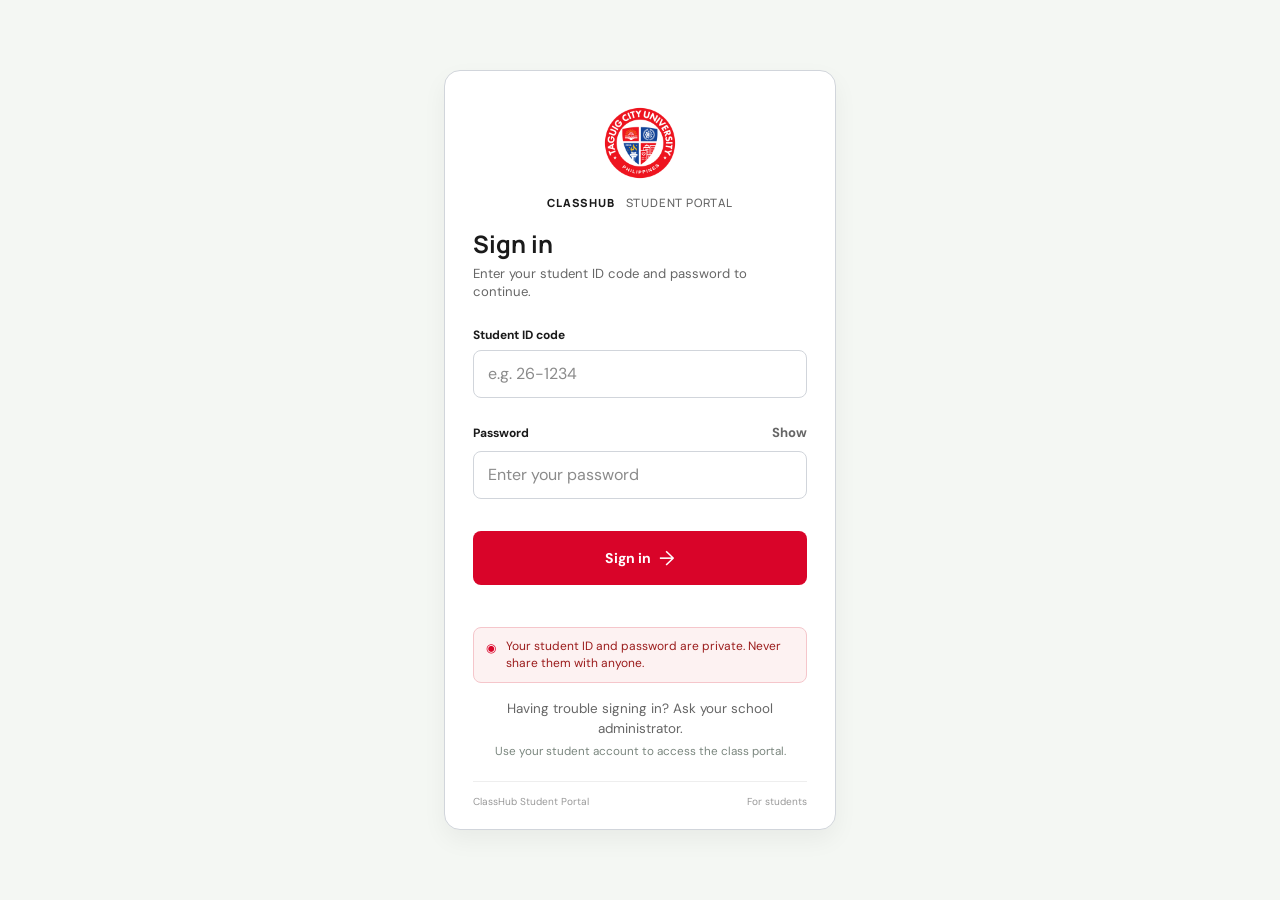
<file: index.htm>
<!DOCTYPE html>
<html lang="en">
<head>
	<meta charset="UTF-8">
	<meta name="viewport" content="width=device-width, initial-scale=1.0">
	<meta name="theme-color" content="#f4f7f3">
	<title>Student Portal | Sign in</title>
	<link rel="preconnect" href="https://fonts.googleapis.com">
	<link rel="preconnect" href="https://fonts.gstatic.com" crossorigin>
	<link href="https://fonts.googleapis.com/css2?family=DM+Sans:wght@400;500;600;700&family=Manrope:wght@500;600;700;800&display=swap" rel="stylesheet">
	<link rel="stylesheet" href="login.css">
	<script src="auth.js" defer></script>
</head>
<body>
	<main class="portal-shell">
		<section class="form-panel" id="sign-in" aria-labelledby="form-title">
			<div class="form-wrap">
				<div class="logo-wrap">
					<img class="school-logo" src="TCU%20LOGO.png" alt="Taguig City University logo">
				</div>
				<p class="portal-brand">CLASSHUB <span>STUDENT PORTAL</span></p>
				<div class="form-heading">
					<h1 id="form-title">Sign in</h1>
					<p>Enter your student ID code and password to continue.</p>
				</div>

				<form id="studentLogin" novalidate>
					<div class="field-group">
						<label for="studentId">Student ID code</label>
						<input id="studentId" name="studentId" type="text" autocomplete="username" placeholder="e.g. 26-1234" required>
					</div>

					<div class="field-group">
						<div class="label-row">
							<label for="studentPassword">Password</label>
							<button class="text-control" id="togglePassword" type="button" aria-controls="studentPassword" aria-pressed="false">Show</button>
						</div>
						<input id="studentPassword" name="password" type="password" autocomplete="current-password" placeholder="Enter your password" required>
					</div>

					<button class="submit-button" type="submit">
						<span>Sign in</span>
						<span class="button-arrow" aria-hidden="true">&#8594;</span>
					</button>
					<p class="form-message" id="formMessage" role="status" aria-live="polite"></p>
				</form>

				<div class="security-note">
					<span class="lock-icon" aria-hidden="true">&#9673;</span>
					<p>Your student ID and password are private. Never share them with anyone.</p>
				</div>
				<p class="help-copy">Having trouble signing in? Ask your school administrator.</p>
				<p class="demo-note">Use your student account to access the class portal.</p>
			</div>
			<footer class="page-footer"><span>ClassHub Student Portal</span><span>For students</span></footer>
		</section>
	</main>

	<script>
		const passwordInput = document.getElementById("studentPassword");
		const visibilityButton = document.getElementById("togglePassword");
		const loginForm = document.getElementById("studentLogin");
		const formMessage = document.getElementById("formMessage");
		visibilityButton.addEventListener("click", () => {
			const revealPassword = passwordInput.type === "password";
			passwordInput.type = revealPassword ? "text" : "password";
			visibilityButton.textContent = revealPassword ? "Hide" : "Show";
			visibilityButton.setAttribute("aria-pressed", String(revealPassword));
		});

		loginForm.addEventListener("submit", event => {
			event.preventDefault();
			if (!loginForm.reportValidity()) return;
			formMessage.textContent = "";
			const result = window.ClassHubAuth.login(
				document.getElementById("studentId").value,
				passwordInput.value
			);
			if (result === "redirecting") return;
			if (!result) {
				formMessage.textContent = "Student ID code or password is incorrect.";
				return;
			}
			window.location.assign("qwe.html");
		});
	</script>
</body>
</html>
</file>
<file: login.css>
:root {
  color-scheme: light;
  --ink: #1a1a1a;
  --muted: #666;
  --tcu-red: #d90429;
  --tcu-red-dark: #b80423;
  --tcu-red-light: #fdf2f2;
  --tcu-red-border: #f5c6cb;
  --canvas: #f4f7f3;
  --line: #d1d5db;
  --focus: #d90429;
}

* {
  box-sizing: border-box;
}

body {
  min-width: 320px;
  min-height: 100vh;
  margin: 0;
  color: var(--ink);
  background: var(--canvas);
  font-family: "DM Sans", sans-serif;
  line-height: 1.5;
}

button,
input {
  font: inherit;
}

button,
a {
  -webkit-tap-highlight-color: transparent;
}

.portal-shell {
  display: grid;
  min-height: 100vh;
  min-height: 100svh;
  place-items: center;
  padding: 24px;
  margin: 0 auto;
  width: min(100%, 440px);
}

.form-panel {
  width: 100%;
  padding: 32px 28px 20px;
  border: 1px solid var(--line);
  border-radius: 16px;
  background: #fff;
  box-shadow: 0 10px 25px rgb(0 0 0 / 5%);
}

.form-wrap {
  width: 100%;
}

.portal-brand {
  margin: 0 0 20px;
  color: var(--ink);
  font: 800 .7rem Manrope, sans-serif;
  letter-spacing: .8px;
  text-align: center;
}

.portal-brand span {
  margin-left: 8px;
  color: var(--muted);
  font-size: .72rem;
  font-weight: 500;
}

.logo-wrap {
  display: grid;
  justify-items: center;
  margin-bottom: 12px;
}

.school-logo {
  display: block;
  width: 80px;
  height: 80px;
  object-fit: contain;
}

.form-heading {
  margin-bottom: 24px;
}

.form-heading h1 {
  margin: 0 0 6px;
  color: var(--ink);
  font: 700 1.5rem/1.2 Manrope, sans-serif;
}

.form-heading > p:last-child {
  margin: 0;
  color: var(--muted);
  font-size: .82rem;
  line-height: 1.4;
}

#studentLogin {
  display: grid;
  gap: 22px;
}

.field-group {
  display: grid;
  gap: 6px;
}

.field-group label {
  color: var(--ink);
  font-size: .75rem;
  font-weight: 700;
}

.label-row {
  display: flex;
  align-items: center;
  justify-content: space-between;
}

.field-group input {
  width: 100%;
  min-height: 44px;
  padding: 11px 14px;
  border: 1px solid var(--line);
  border-radius: 8px;
  outline: none;
  color: var(--ink);
  background: #fff;
  transition: border-color .16s, box-shadow .16s;
}

.field-group input::placeholder {
  color: #8b8b8b;
}

.field-group input:focus-visible {
  border-color: var(--focus);
  box-shadow: 0 0 0 3px rgb(217 4 41 / 10%);
}

.text-control {
  padding: 3px 0 3px 8px;
  border: 0;
  color: var(--muted);
  background: transparent;
  font-size: .82rem;
  font-weight: 700;
}

.text-control:hover,
.help-copy a:hover {
  color: var(--tcu-red);
  text-decoration: underline;
}

.submit-button {
  display: flex;
  width: 100%;
  min-height: 46px;
  align-items: center;
  justify-content: center;
  gap: 8px;
  margin-top: 10px;
  padding: 12px;
  border: 0;
  border-radius: 8px;
  color: white;
  background: var(--tcu-red);
  font-size: .88rem;
  font-weight: 700;
  transition: background-color .2s;
}

.submit-button:hover {
  background: var(--tcu-red-dark);
}

.submit-button:disabled {
  color: #9ca3af;
  background: #e5e7eb;
  cursor: not-allowed;
}

.submit-button:focus-visible,
.text-control:focus-visible,
.help-copy a:focus-visible {
  outline: 3px solid rgb(217 4 41 / 35%);
  outline-offset: 3px;
}

.button-arrow {
  font-size: 1.25rem;
  font-weight: 400;
}

.form-message {
  min-height: 0;
  margin: 0;
  color: var(--tcu-red);
  font-size: .75rem;
  text-align: center;
}

.form-message:not(:empty) {
  padding: 11px 12px;
  border-left: 3px solid var(--tcu-red);
  background: var(--tcu-red-light);
}

.security-note {
  display: flex;
  align-items: flex-start;
  gap: 10px;
  margin-top: 20px;
  margin-bottom: 16px;
  padding: 10px 12px;
  border: 1px solid var(--tcu-red-border);
  border-radius: 8px;
  background: var(--tcu-red-light);
}

.lock-icon {
  padding-top: 1px;
  color: var(--tcu-red);
  font-size: .75rem;
}

.security-note p {
  margin: 0;
  color: #9b1c1c;
  font-size: .75rem;
  line-height: 1.4;
}

.help-copy {
  margin: 4px 0;
  color: var(--muted);
  font-size: .84rem;
  text-align: center;
}

.help-copy a {
  color: #47795f;
  font-weight: 700;
  text-decoration: none;
}

.demo-note {
  margin: 4px 0;
  color: #7b877f;
  font-size: .73rem;
  text-align: center;
}

.page-footer {
  display: flex;
  justify-content: space-between;
  gap: 12px;
  margin-top: 20px;
  padding-top: 12px;
  border-top: 1px solid #eee;
  color: #999;
  font-size: .63rem;
}

@media (max-width: 700px) {
  .portal-shell {
    padding: 20px;
  }

  .form-panel {
    padding: 28px 24px 20px;
  }

  .portal-brand {
    margin-bottom: 20px;
  }

  .form-heading {
    margin-bottom: 24px;
  }
}

@media (max-width: 380px) {
  .portal-shell {
    padding: 12px;
  }

  .form-panel {
    padding: 24px 18px;
  }

  .portal-brand {
    margin-bottom: 20px;
  }

  .form-heading {
    margin-bottom: 20px;
  }

  #studentLogin {
    gap: 18px;
  }

  .security-note {
    margin-top: 18px;
  }

  .page-footer {
    flex-wrap: wrap;
    font-size: .7rem;
  }
}

@media (prefers-reduced-motion: reduce) {
  *, *::before, *::after {
    scroll-behavior: auto !important;
    animation-duration: .01ms !important;
    animation-iteration-count: 1 !important;
    transition-duration: .01ms !important;
  }
}
</file>
<file: qwe.css>
@import url('https://fonts.googleapis.com/css2?family=DM+Sans:wght@400;500;600;700&family=Manrope:wght@400;500;600;700;800&display=swap');

:root {
  --ink: #182238;
  --muted: #6b7487;
  --blue: #1134fa;
  --blue-dark: #1a38ff;
  --pale: #eef1ff;
  --line: #e5e8f1;
  --surface: #fff4f4;
  --background: #eff1ff;
  --header: rgba(255, 255, 255, .96);
  --control-surface: #fff;
  --subtle-surface: #f7f8ff;
  --profile-shadow: 0 14px 34px #18223824;
}

:root[data-theme="dark"] {
  color-scheme: dark;
  --ink: #edf1f8;
  --muted: #aeb8c9;
  --blue: #5068d7;
  --blue-dark: #647bea;
  --pale: #29334d;
  --line: #3a455b;
  --surface: #222b3d;
  --background: #151c29;
  --header: rgba(25, 33, 47, .97);
  --control-surface: #202a3b;
  --subtle-surface: #1b2434;
  --profile-shadow: 0 14px 34px #0008;
}
* { 
  box-sizing: border-box; 
}

html { 
  scroll-behavior: smooth; 
}

body {
   margin: 0; background: 
   var(--background); 
   color: var(--ink); 
   font-family: 'DM Sans', sans-serif; line-height: 1.6; 
  }

body,
.topbar,
.nav-link,
.profile-trigger,
.profile-dropdown,
.theme-option,
.feature-card,
.content-card,
.announcement-item,
.project-item,
.card-icon,
.tab,
.week-btn,
.week-details,
blockquote,
input,
textarea,
.primary-btn,
.menu-toggle,
footer {
  transition: color .24s ease, background-color .24s ease, border-color .24s ease, box-shadow .24s ease;
}

@media (prefers-reduced-motion: reduce) {
  body,
  .topbar,
  .nav-link,
  .profile-trigger,
  .profile-dropdown,
  .theme-option,
  .feature-card,
  .content-card,
  .announcement-item,
  .project-item,
  .card-icon,
  .tab,
  .week-btn,
  .week-details,
  blockquote,
  input,
  textarea,
  .primary-btn,
  .menu-toggle,
  footer {
    transition: none;
  }
}

button, input, textarea {
   font: inherit; 
  }

button { 
    cursor: pointer; 
  }

.topbar {
     position: sticky; 
     top: 0; 
     z-index: 10; 
     display: flex; 
     align-items: center; 
     justify-content: space-between; 
     gap: 24px; 
     padding: 15px clamp(18px, 5vw, 70px); 
    background: var(--header);
     border-bottom: 1px solid var(--line); 
     backdrop-filter: blur(12px); 
  }

.brand { 
  font-family: Manrope, sans-serif; 
  font-size: 1.3rem; 
  font-weight: 800; 
  letter-spacing: -.7px; 
  white-space: nowrap; 
}

.brand span { 
  color: var(--blue); 
}

.profile-menu {
  position: relative;
  flex: 0 0 auto;
}

.profile-trigger {
  display: grid;
  width: 42px;
  height: 42px;
  place-items: center;
  padding: 0;
  border: 1px solid var(--line);
  border-radius: 50%;
  background: var(--control-surface);
}

.profile-avatar {
  display: grid;
  width: 32px;
  height: 32px;
  place-items: center;
  border-radius: 50%;
  color: #fff;
  background: #5b56e8;
  font-weight: 700;
}

.profile-avatar-large {
  width: 42px;
  height: 42px;
}

.profile-trigger:hover,
.profile-trigger:focus-visible {
  border-color: var(--blue);
  outline: none;
  box-shadow: 0 0 0 3px color-mix(in srgb, var(--blue) 20%, transparent);
}

.profile-dropdown {
  position: absolute;
  top: calc(100% + 10px);
  right: 0;
  z-index: 30;
  display: none;
  width: min(300px, calc(100vw - 32px));
  padding: 16px;
  border: 1px solid var(--line);
  border-radius: 10px;
  color: var(--ink);
  background: var(--control-surface);
  box-shadow: var(--profile-shadow);
}

.profile-menu.open .profile-dropdown {
  display: block;
}

.profile-identity {
  display: flex;
  align-items: center;
  gap: 12px;
  padding-bottom: 15px;
  border-bottom: 1px solid var(--line);
}

.profile-identity div {
  display: grid;
  gap: 2px;
  min-width: 0;
}

.profile-identity strong {
  overflow: hidden;
  text-overflow: ellipsis;
  white-space: nowrap;
}

.profile-identity div span,
.setting-label {
  color: var(--muted);
  font-size: .82rem;
}

.profile-setting {
  display: grid;
  gap: 9px;
  padding: 14px 0;
}

.theme-options {
  display: grid;
  grid-template-columns: 1fr 1fr;
  gap: 5px;
  padding: 4px;
  border: 1px solid var(--line);
  border-radius: 7px;
  background: var(--subtle-surface);
}

.theme-option {
  min-height: 34px;
  border: 0;
  border-radius: 5px;
  color: var(--muted);
  background: transparent;
  font-size: .85rem;
}

.theme-option[aria-pressed="true"] {
  color: var(--ink);
  background: var(--control-surface);
  box-shadow: 0 1px 4px #18223820;
}

.profile-logout {
  width: 100%;
  padding: 10px 0 0;
  border: 0;
  border-top: 1px solid var(--line);
  color: #c34f59;
  background: transparent;
  text-align: left;
  font-weight: 700;
}

.profile-logout:hover {
  color: #e06b73;
}

nav { 
  display: flex; 
  flex-wrap: wrap; 
  gap: 5px; 
  justify-content: flex-end; 
}

.nav-link {
  padding: 9px 12px; 
  border: 0; 
  border-radius: 10px; 
  color: #525d73; 
  background: transparent; 
  font-size: .9rem;   
}

.nav-link:hover, .nav-link.active { 
  background: var(--pale); 
  color: var(--blue);
}

.menu-toggle { 
  display: none; 
  background: white; 
  border: 1px solid var(--line); 
  border-radius: 9px; 
  padding: 7px 11px; 
}

main { 
  width: min(1100px, 92%); 
  margin: 34px auto 70px; 
}

.welcome-panel { 
  overflow: hidden; 
  position: relative; 
  padding: clamp(32px, 7vw, 76px); 
  margin-bottom: 48px; 
  border-radius: 26px; 
  color: white; 
  background: radial-gradient(circle at 85% 20%, #8495ff 0, transparent 30%), linear-gradient(120deg, #263cc9, #536dfe); 
  box-shadow: 0 18px 50px #3d5afe26; 
}

.welcome-panel h1 { 
  max-width: 680px; 
  margin: 8px 0 18px; 
  font: 800 clamp(2.5rem, 6vw, 4.5rem)/1.1 Manrope, sans-serif; 
  letter-spacing: -2px; 
}

.welcome-panel h1 span { 
  color: #dbe0ff; 
}

.welcome-panel > p:not(.eyebrow) { 
  max-width: 560px; 
  color: #e9ecff; 
  font-size: 1.05rem; }

.eyebrow { 
  margin: 0 0 8px; 
  color: var(--blue); 
  font-size: .76rem; 
  font-weight: 700; 
  letter-spacing: 1.8px; 
}

.welcome-panel .eyebrow { 
  color: #dbe0ff; 
}

.primary-btn { 
  display: inline-flex; 
  justify-content: center; 
  align-items: center; 
  padding: 12px 18px; 
  border: 0; 
  border-radius: 11px; 
  color: white; 
  background: var(--blue); 
  font-weight: 700; 
  transition: transform .15s, background .15s; 
}

.primary-btn:hover { 
  background: var(--blue-dark); 
  transform: translateY(-1px); 
}

.welcome-panel .primary-btn { 
  margin-top: 14px; 
  color: var(--blue-dark); 
  background: white; 
}

.section-heading { 
  margin: 0 0 26px; 
}

.section-heading h2 { 
  margin: 0 0 8px; 
  font: 800 clamp(1.8rem, 4vw, 2.5rem)/1.2 Manrope, sans-serif; 
  letter-spacing: -1px; 
}

.section-heading > p:last-child { 
  margin-top: 0; 
  color: var(--muted); 
}

.page { 
  display: none; 
  animation: appear .22s ease-out; 
}

.page.active-page { 
  display: block; 
}

@keyframes appear { 
  from { opacity: .4; 
    transform: translateY(5px); } to { opacity: 1; 
    transform: translateY(0); } 
}

.card-grid { 
  display: grid; 
  grid-template-columns: repeat(3, minmax(0, 1fr)); 
  gap: 18px; margin: 25px 0; 
}

.feature-card, .content-card { 
  padding: 24px; 
  border: 1px solid var(--line); 
  border-radius: 18px; 
  background: var(--surface); 
  box-shadow: 0 6px 20px #1e2a4810; 
}

.feature-card { 
  display: block; 
  width: 100%; 
  color: inherit; 
  text-align: left; 
}

button.feature-card { 
  transition: transform .18s, box-shadow .18s; 
}

button.feature-card:hover { 
  transform: translateY(-3px); 
  box-shadow: 0 12px 28px #1e2a4816; 
}

.card-icon { 
  display: inline-grid; 
  place-items: center; 
  width: 48px; 
  height: 48px; 
  margin-bottom: 12px; 
  border-radius: 14px; 
  background: var(--pale); 
  font-size: 1.45rem; 
}

.feature-card h3, .content-card h3 { 
  margin: 0 0 8px; 
  font: 700 1.1rem Manrope, sans-serif; 
}

.feature-card p, .content-card p { 
  color: var(--muted); 
}

.card-action { 
  display: inline-block; 
  margin-top: 8px; 
  color: var(--blue); 
  font-weight: 700; 
}

.content-card { 
  margin: 22px 0; 
}

.officer-list { 
  padding-left: 20px; 
}

blockquote { 
  margin: 15px 0; 
  padding: 16px 20px; 
  border-left: 4px solid var(--blue); 
  border-radius: 0 10px 10px 0; 
  background: var(--pale); 
  font-weight: 600; 
}

.hint, .muted { 
  color: var(--muted); 
  font-size: .88rem; 
}

.tabs { 
  display: flex; 
  flex-wrap: wrap; 
  gap: 8px; 
  margin-bottom: 16px; 
}

.tab { 
  padding: 10px 15px; 
  border: 1px solid var(--line); 
  border-radius: 10px; 
  color: #4c566b; 
  background: white; 
}

.tab.active { 
  border-color: var(--blue); 
  color: white; 
  background: var(--blue); 
}

.week-list {
   display: grid; 
   grid-template-columns: repeat(auto-fit, minmax(120px, 1fr)); 
   gap: 9px; 
   margin: 18px 0; 
  }

.week-btn { 
  padding: 11px; 
  border: 1px solid var(--line); 
  border-radius: 10px; 
  color: var(--ink); 
  background: white; 
  text-align: left; 
}

.week-btn.active { 
  border-color: var(--blue); 
  background: var(--pale); 
  color: var(--blue); 
  font-weight: 700; 
}

.week-details { 
  min-height: 105px; 
  padding: 18px; 
  border-radius: 13px; 
  background: #f7f8ff; 
}

.week-details h3 {
   margin-top: 0; 
  }

.announcement-list, .project-list { 
  display: grid; 
  gap: 12px; 
}

.announcement-item, .project-item { 
  padding: 18px 20px; 
  border: 1px solid var(--line); 
  border-radius: 14px; 
  background: white; 
}

.announcement-item h3, .project-item h3 { 
  margin: 0 0 5px; 
  font-size: 1.02rem; 
}

.announcement-item p, .project-item p { 
  margin: 5px 0; 
  color: var(--muted); 
}

.item-date { 
  color: var(--blue); 
  font-size: .78rem; 
  font-weight: 700; 
  text-transform: uppercase; 
  letter-spacing: .7px; 
}

form { 
  display: grid; 
  gap: 10px; 
}

label { 
  margin-top: 6px; 
  font-size: .9rem; 
  font-weight: 700; 
}

input, textarea { 
  width: 100%; 
  padding: 12px 13px; 
  border: 1px solid #dce1ed; 
  border-radius: 10px; 
  outline: none; 
  color: var(--ink); 
  background: white; 
}

input:focus, textarea:focus { 
  border-color: var(--blue); 
  box-shadow: 0 0 0 3px #3d5afe18; 
}

textarea { 
  resize: vertical; 
}

form .primary-btn { 
  justify-self: start; 
  margin-top: 8px; 
}

.login-card { 
  max-width: 480px; 
}

.full-width { 
  width: 100%; 
}

.form-message { 
  font-weight: 600; 
}

.text-btn { 
  border: 0; 
  color: var(--blue); 
  background: transparent; 
  font-weight: 700; 
}

footer { 
  display: flex; 
  justify-content: space-between; 
  align-items: center; 
  gap: 12px; 
  padding: 22px clamp(18px, 5vw, 70px); 
  border-top: 1px solid var(--line); 
  color: var(--muted); 
  font-size: .88rem; 
}

.toast { 
  position: fixed; 
  right: 20px; 
  bottom: 20px; 
  z-index: 20; 
  max-width: calc(100% - 40px); 
  padding: 12px 18px; 
  border-radius: 12px; 
  color: white; 
  background: #182238; 
  box-shadow: 0 8px 25px #0002; 
  opacity: 0; 
  transform: translateY(10px); 
  pointer-events: none; 
  transition: .2s; 
}

.toast.show { 
  opacity: 1; 
  transform: translateY(0); 
}

:root[data-theme="dark"] .feature-card,
:root[data-theme="dark"] .content-card,
:root[data-theme="dark"] .announcement-item,
:root[data-theme="dark"] .project-item,
:root[data-theme="dark"] .tab,
:root[data-theme="dark"] .week-btn,
:root[data-theme="dark"] input,
:root[data-theme="dark"] textarea,
:root[data-theme="dark"] .menu-toggle {
  color: var(--ink);
  background: var(--control-surface);
}

:root[data-theme="dark"] .week-details,
:root[data-theme="dark"] blockquote {
  color: var(--ink);
  background: var(--subtle-surface);
}

:root[data-theme="dark"] .nav-link {
  color: var(--muted);
}

:root[data-theme="dark"] .nav-link:hover,
:root[data-theme="dark"] .nav-link.active,
:root[data-theme="dark"] .week-btn.active {
  color: var(--blue-dark);
  background: var(--pale);
}

:root[data-theme="dark"] .tab.active {
  color: #fff;
  background: var(--blue);
}

:root[data-theme="dark"] input,
:root[data-theme="dark"] textarea,
:root[data-theme="dark"] .week-btn,
:root[data-theme="dark"] .tab {
  border-color: var(--line);
}

:root[data-theme="dark"] .welcome-panel {
  background: radial-gradient(circle at 85% 20%, #576895 0, transparent 30%), linear-gradient(120deg, #263852, #405b7b);
}

:root[data-theme="dark"] .welcome-panel h1 span,
:root[data-theme="dark"] .welcome-panel .eyebrow,
:root[data-theme="dark"] .welcome-panel > p:not(.eyebrow) {
  color: #e1e8f2;
}

:root[data-theme="dark"] .welcome-panel .primary-btn {
  color: #1b2b3f;
}

:root[data-theme="dark"] .toast {
  color: var(--ink);
  background: #263247;
}

@media (max-width: 850px) {
  .topbar { 
    flex-wrap: wrap; 
  }
  
  .menu-toggle { 
    display: block; 
    margin-left: auto; 
  }
  
  nav { display: none; 
    flex-basis: 100%; 
    justify-content: 
    flex-start; 
  }
  
  nav.open { 
    display: flex; 
  }
  
  .nav-link { 
    text-align: left; 
  }

  .menu-toggle { order: 1; }
  .profile-menu { order: 2; }
  nav { order: 3; }
  
  .card-grid { 
    grid-template-columns: 1fr; 
  }
  
  .feature-card { 
    padding: 20px; 
  }
}

@media (max-width: 480px) {
  main { 
    width: 91%; 
    margin-top: 20px; 
  }
  
  .welcome-panel { 
    border-radius: 19px; 
  }
  
  .content-card { 
    padding: 18px; 
  }
  
  footer { 
    align-items: flex-start; 
    flex-direction: column; 
  }
}
</file>
